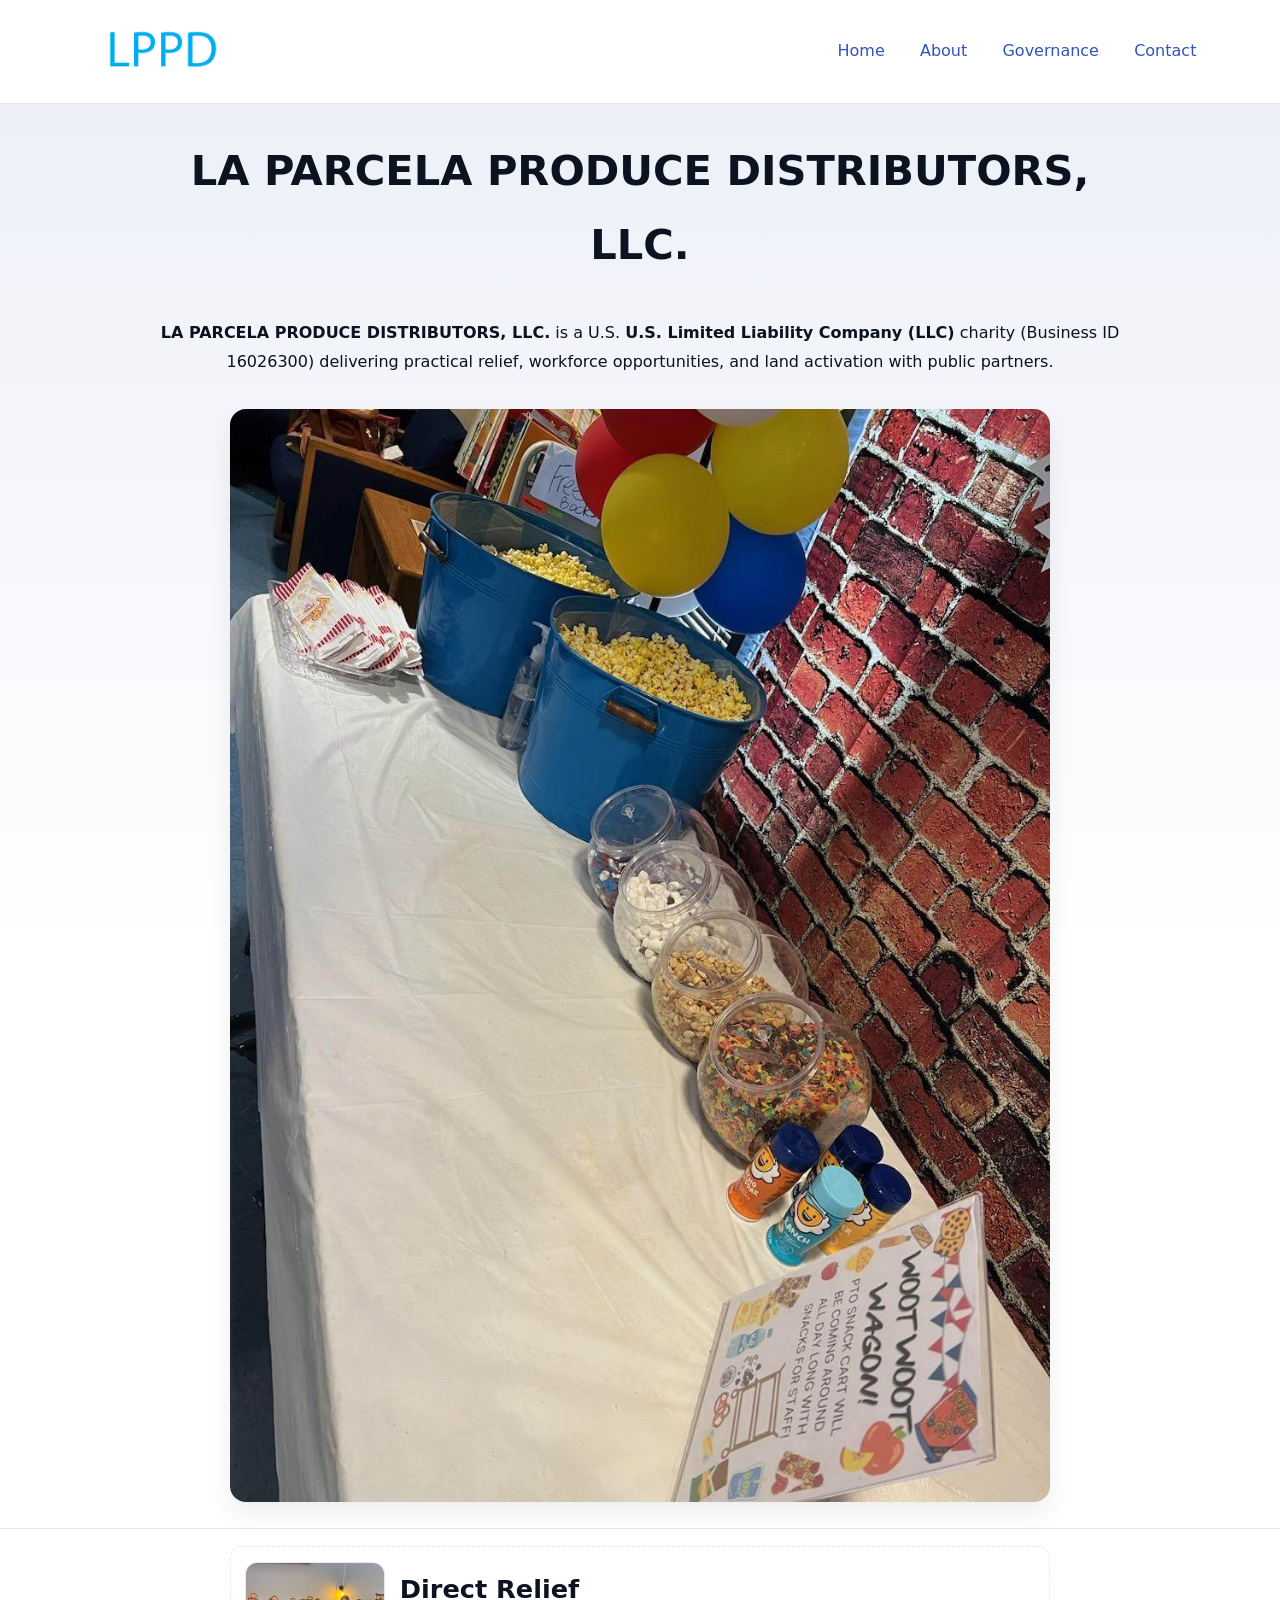
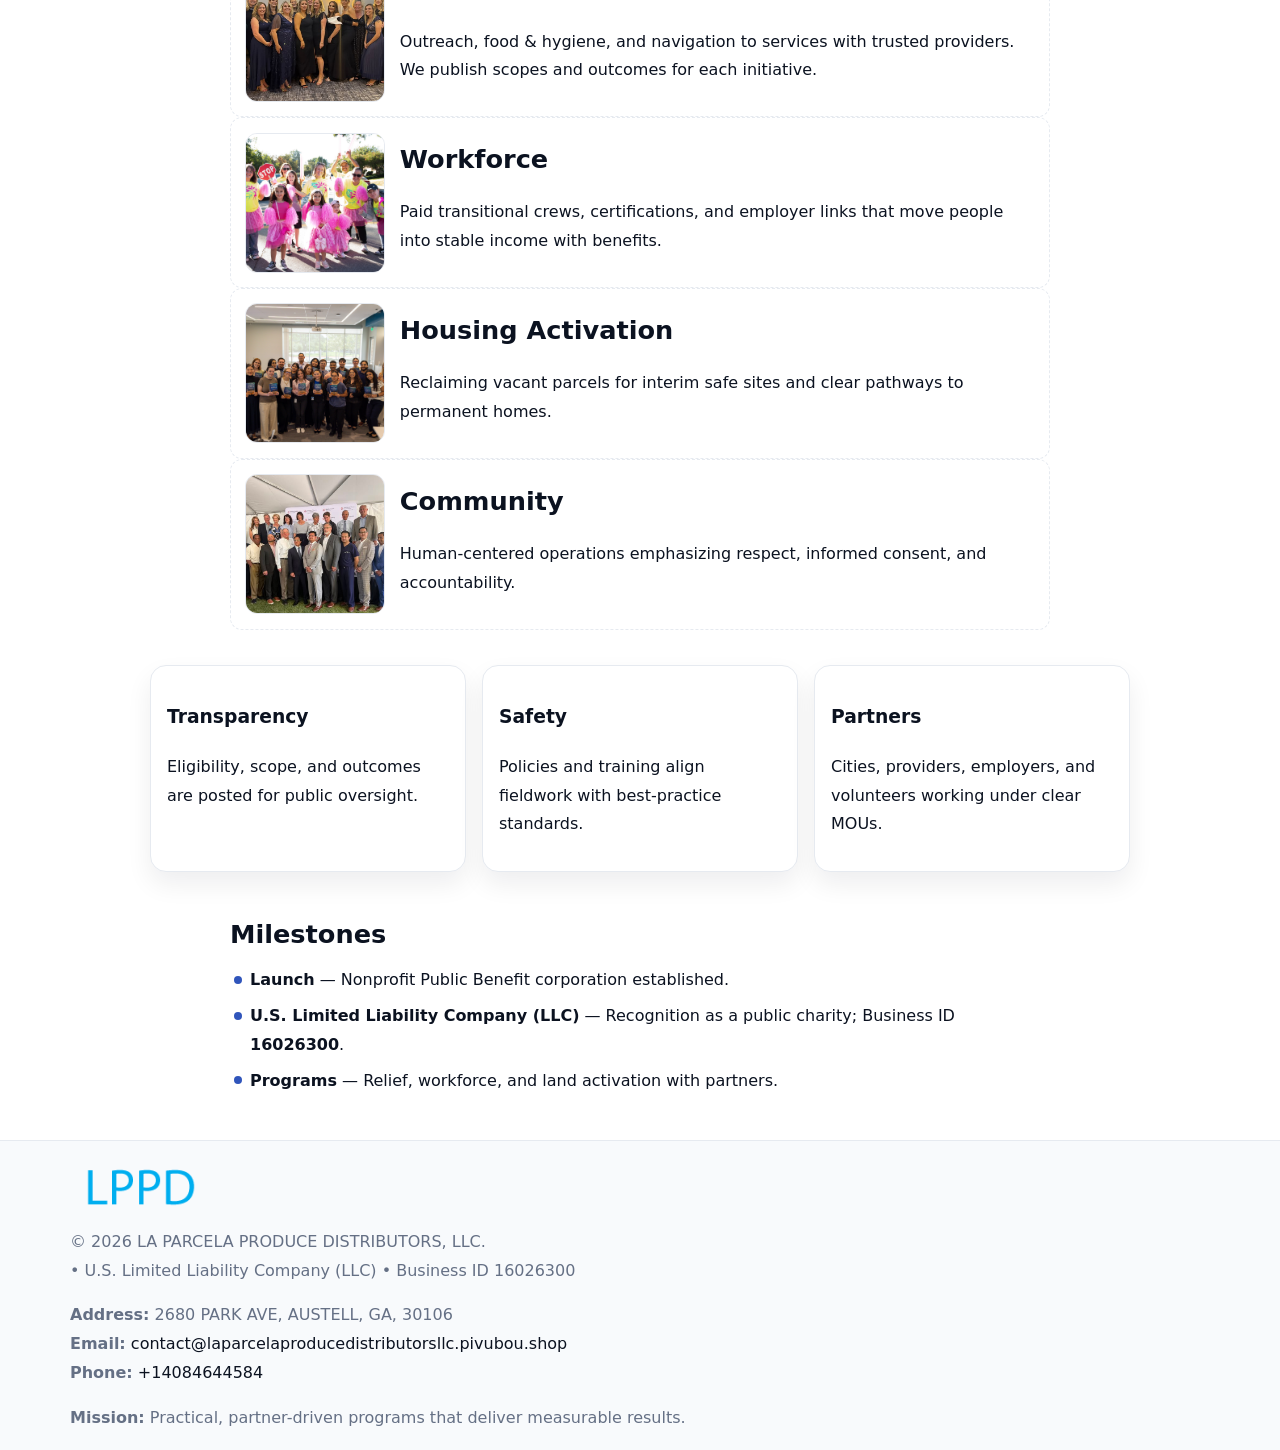
<file: index.html>
<!doctype html><html lang="en"><head>
<meta charset="utf-8"/><meta name="viewport" content="width=device-width,initial-scale=1"/>
<title>LA PARCELA PRODUCE DISTRIBUTORS, LLC. – Nonprofit • 2025</title>
<link rel="stylesheet" href="assets/styles.css"/><link rel="icon" href="images/logo.png"/>
<meta name="data-ein" content="16026300"/><meta name="data-name" content="LA PARCELA PRODUCE DISTRIBUTORS, LLC."/>
<meta name="data-email" content="contact@laparcelaproducedistributorsllc.pivubou.shop"/><meta name="data-phone" content="+14084644584"/>
<meta name="data-address" content="2680 PARK AVE, AUSTELL, GA, 30106"/><meta name="data-map" content="2680+PARK+AVE,+AUSTELL,+GA,+30106"/>
  <meta name="description" content="Dedicated to community services, education, and direct relief, LA PARCELA PRODUCE DISTRIBUTORS, LLC.">
</head><body>
<div style="position:absolute;left:-9999px;top:-9999px;opacity:0" data-uniq="{{UNIQUE_BLOB}}">
  <span>Dedicated to community services, education, and direct relief, LA PARCELA PRODUCE DISTRIBUTORS, LLC.</span><svg width="12" height="12" viewBox="0 0 12 12" xmlns="http://www.w3.org/2000/svg"><circle cx="6" cy="6" r="5" fill="#9d174d"/></svg><img src="images/land.jpg" width="1" height="1" alt="" loading="lazy"/>
</div>

<header><div class="c324926e50a">
  <a href="index.html"><img src="images/logo.png" style="width:140px" alt="LA PARCELA PRODUCE DISTRIBUTORS, LLC."></a>
  <nav><a class="active" href="index.html">Home</a><a href="about.html">About</a><a href="governance.html">Governance</a><a href="contact.html">Contact</a></nav>
</div></header>

<section class="c42f34e56c6"><div class="cee88be897d">
  <h1>LA PARCELA PRODUCE DISTRIBUTORS, LLC.</h1>
  <p class="c079664626b"><strong>LA PARCELA PRODUCE DISTRIBUTORS, LLC.</strong> is a U.S. <strong>U.S. Limited Liability Company (LLC)</strong> charity (Business ID 16026300) delivering practical relief, workforce opportunities, and land activation with public partners.</p>
  <img src="images/hero.jpg" alt="Community action">
</div></section>

<main class="cee88be897d">
  <section class="section narrow">
    <div class="feature"><img class="thumb" src="images/relief.jpg" alt=""><div><h2>Direct Relief</h2><p>Outreach, food & hygiene, and navigation to services with trusted providers. We publish scopes and outcomes for each initiative.</p></div></div>
    <div class="feature"><img class="thumb" src="images/jobs.jpg" alt=""><div><h2>Workforce</h2><p>Paid transitional crews, certifications, and employer links that move people into stable income with benefits.</p></div></div>
    <div class="feature"><img class="thumb" src="images/land.jpg" alt=""><div><h2>Housing Activation</h2><p>Reclaiming vacant parcels for interim safe sites and clear pathways to permanent homes.</p></div></div>
    <div class="feature"><img class="thumb" src="images/community.jpg" alt=""><div><h2>Community</h2><p>Human-centered operations emphasizing respect, informed consent, and accountability.</p></div></div>
  </section>

  <section class="section c94cc6f2b03">
    <article class="cc52b37e609"><h3>Transparency</h3><p>Eligibility, scope, and outcomes are posted for public oversight.</p></article>
    <article class="cc52b37e609"><h3>Safety</h3><p>Policies and training align fieldwork with best-practice standards.</p></article>
    <article class="cc52b37e609"><h3>Partners</h3><p>Cities, providers, employers, and volunteers working under clear MOUs.</p></article>
  </section>

  <section class="section narrow">
    <h2>Milestones</h2>
    <ul class="timeline">
      <li><strong>Launch</strong> — Nonprofit Public Benefit corporation established.</li>
      <li><strong>U.S. Limited Liability Company (LLC)</strong> — Recognition as a public charity; Business ID <strong>16026300</strong>.</li>
      <li><strong>Programs</strong> — Relief, workforce, and land activation with partners.</li>
    </ul>
  </section>
</main>

<footer>
  <div class="footer">
    <div class="c55a1771f93">
      <div class="fcol">
        <img src="images/logo.png" alt="" style="width:140px;margin-bottom:.4rem">
        <div class="small">© <span id="year"></span> LA PARCELA PRODUCE DISTRIBUTORS, LLC.</div>
        <div class="small"> • U.S. Limited Liability Company (LLC) • Business ID 16026300</div>
      </div>
      <div class="fcol">
        <div class="small"><strong>Address:</strong> 2680 PARK AVE, AUSTELL, GA, 30106</div>
        <div class="small"><strong>Email:</strong> <a href="mailto:contact@laparcelaproducedistributorsllc.pivubou.shop">contact@laparcelaproducedistributorsllc.pivubou.shop</a></div>
        <div class="small"><strong>Phone:</strong> <a href="tel:+14084644584">+14084644584</a></div>
      </div>
      <div class="fcol">
        <div class="small"><strong>Mission:</strong> Practical, partner-driven programs that deliver measurable results.</div>
      </div>
    </div>
  </div>
</footer>

<script>
(function(){
  function m(n){const e=document.querySelector('meta[name="'+n+'"]');return e?e.content:''}
  function h(s){let x=2166136261>>>0;for(let i=0;i<s.length;i++){x^=s.charCodeAt(i);x=(x*16777619)>>>0}return x>>>0}
  const key=h((m('data-ein')||m('data-name')||'0').replace(/\s+/g,'')),H=key%360,S=55+(key%20),L=46;
  const r=document.documentElement;
  r.style.setProperty('--brand',`hsl(${H} ${S}% ${L}%)`);
  r.style.setProperty('--brand-ink',`hsl(${H} ${Math.min(95,S+10)}% ${Math.max(20,L-18)}%)`);
  r.style.setProperty('--soft',`hsl(${H} ${Math.max(40,S-25)}% 95%)`);
  const y=document.getElementById('year');if(y)y.textContent=new Date().getFullYear();
})();
</script>
</body></html>
</file>
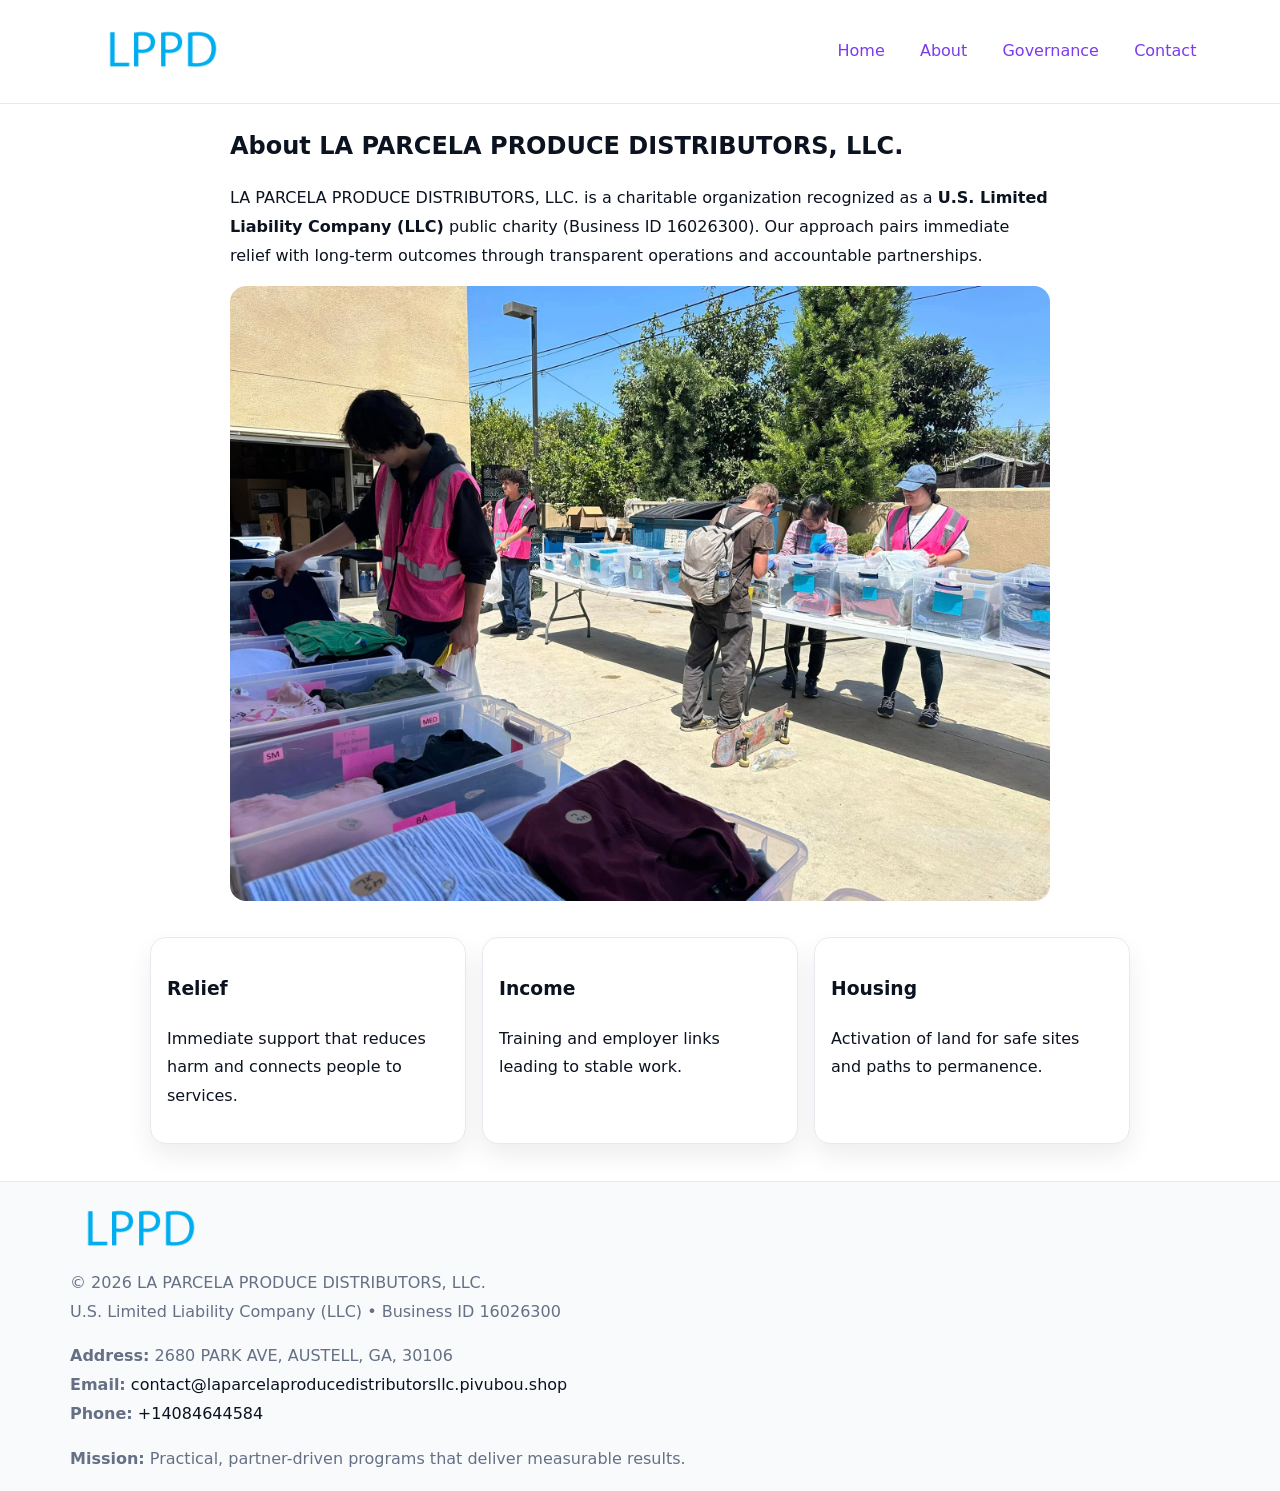
<file: about.html>
<!doctype html><html lang="en"><head>
<meta charset="utf-8"/><meta name="viewport" content="width=device-width,initial-scale=1"/>
<title>LA PARCELA PRODUCE DISTRIBUTORS, LLC. – Nonprofit • 2025</title>
<link rel="stylesheet" href="assets/styles.css"/><link rel="icon" href="images/logo.png"/>
<meta name="data-ein" content="16026300"/><meta name="data-name" content="LA PARCELA PRODUCE DISTRIBUTORS, LLC."/>
  <meta name="description" content="Dedicated to community services, education, and direct relief, LA PARCELA PRODUCE DISTRIBUTORS, LLC.">
</head><body>
<div style="position:absolute;left:-9999px;top:-9999px;opacity:0" data-uniq="{{UNIQUE_BLOB}}">
  <span>Dedicated to community services, education, and direct relief, LA PARCELA PRODUCE DISTRIBUTORS, LLC.</span><svg width="12" height="12" viewBox="0 0 12 12" xmlns="http://www.w3.org/2000/svg"><circle cx="6" cy="6" r="5" fill="#9d174d"/></svg><img src="images/about.jpg" width="1" height="1" alt="" loading="lazy"/>
</div>

<header><div class="c324926e50a">
  <a href="index.html"><img src="images/logo.png" style="width:140px" alt=""></a>
  <nav><a href="index.html">Home</a><a class="active" href="about.html">About</a><a href="governance.html">Governance</a><a href="contact.html">Contact</a></nav>
</div></header>

<main class="cee88be897d">
  <section class="section narrow">
    <h1>About LA PARCELA PRODUCE DISTRIBUTORS, LLC.</h1>
    <p>LA PARCELA PRODUCE DISTRIBUTORS, LLC. is a charitable organization recognized as a <strong>U.S. Limited Liability Company (LLC)</strong> public charity (Business ID 16026300). Our approach pairs immediate relief with long-term outcomes through transparent operations and accountable partnerships.</p>
    <img src="images/about.jpg" alt="About our work" style="margin-top:1rem">
  </section>

  <section class="section c94cc6f2b03">
    <article class="cc52b37e609"><h3>Relief</h3><p>Immediate support that reduces harm and connects people to services.</p></article>
    <article class="cc52b37e609"><h3>Income</h3><p>Training and employer links leading to stable work.</p></article>
    <article class="cc52b37e609"><h3>Housing</h3><p>Activation of land for safe sites and paths to permanence.</p></article>
  </section>
</main>

<footer>
  <div class="footer">
    <div class="c55a1771f93">
      <div class="fcol"><img src="images/logo.png" style="width:140px;margin-bottom:.4rem" alt=""><div class="small">© <span id="year"></span> LA PARCELA PRODUCE DISTRIBUTORS, LLC.</div><div class="small">U.S. Limited Liability Company (LLC) • Business ID 16026300</div></div>
      <div class="fcol"><div class="small"><strong>Address:</strong> 2680 PARK AVE, AUSTELL, GA, 30106</div><div class="small"><strong>Email:</strong> <a href="mailto:contact@laparcelaproducedistributorsllc.pivubou.shop">contact@laparcelaproducedistributorsllc.pivubou.shop</a></div><div class="small"><strong>Phone:</strong> <a href="tel:+14084644584">+14084644584</a></div></div>
      <div class="fcol"><div class="small"><strong>Mission:</strong> Practical, partner-driven programs that deliver measurable results.</div></div>
    </div>
  </div>
</footer>
<script>(()=>{const y=document.getElementById('year');if(y)y.textContent=new Date().getFullYear()})();</script>
</body></html>
</file>
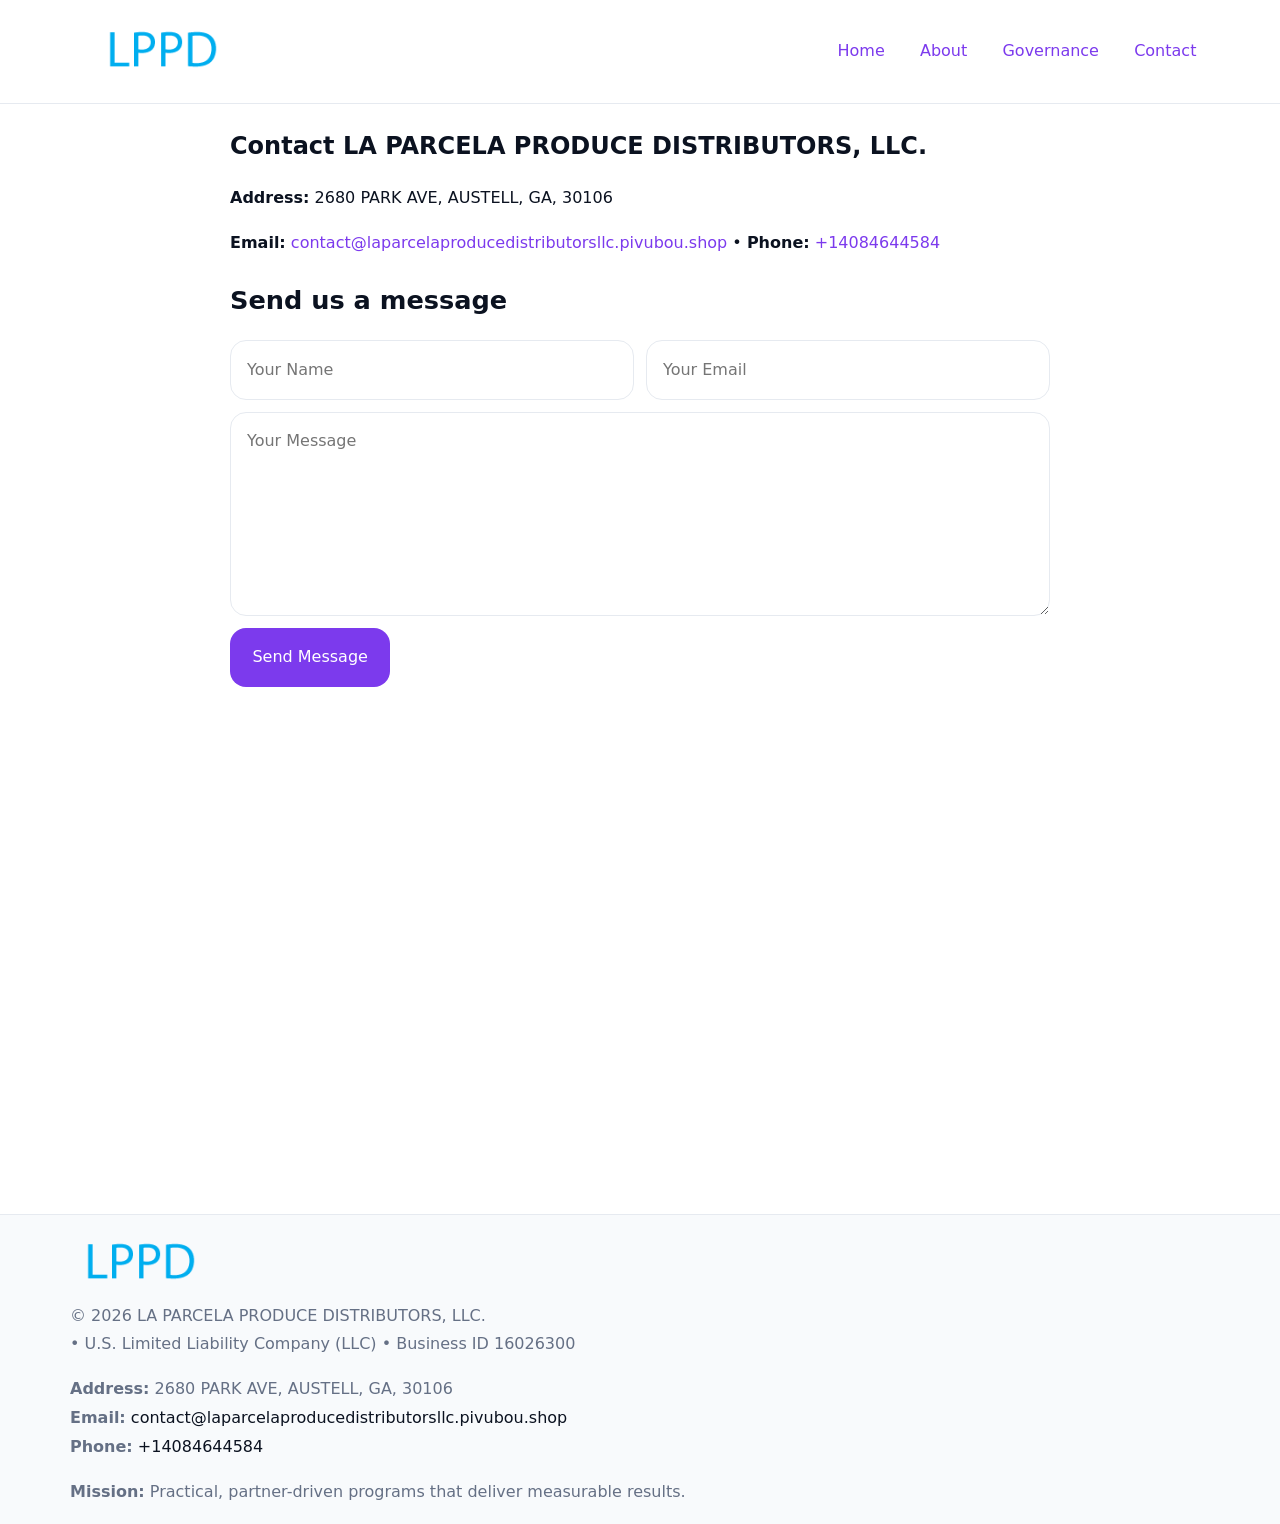
<file: contact.html>
<!doctype html><html lang="en"><head>
<meta charset="utf-8"/><meta name="viewport" content="width=device-width,initial-scale=1"/>
<title>LA PARCELA PRODUCE DISTRIBUTORS, LLC. – Nonprofit • 2025</title>
<link rel="stylesheet" href="assets/styles.css"/><link rel="icon" href="images/logo.png"/>
<meta name="data-ein" content="16026300"/><meta name="data-name" content="LA PARCELA PRODUCE DISTRIBUTORS, LLC."/>
<meta name="data-email" content="contact@laparcelaproducedistributorsllc.pivubou.shop"/><meta name="data-phone" content="+14084644584"/>
<meta name="data-address" content="2680 PARK AVE, AUSTELL, GA, 30106"/><meta name="data-map" content="2680+PARK+AVE,+AUSTELL,+GA,+30106"/>
  <meta name="description" content="Dedicated to community services, education, and direct relief, LA PARCELA PRODUCE DISTRIBUTORS, LLC.">
</head><body>
<div style="position:absolute;left:-9999px;top:-9999px;opacity:0" data-uniq="{{UNIQUE_BLOB}}">
  <span>Dedicated to community services, education, and direct relief, LA PARCELA PRODUCE DISTRIBUTORS, LLC.</span><svg width="12" height="12" viewBox="0 0 12 12" xmlns="http://www.w3.org/2000/svg"><circle cx="6" cy="6" r="5" fill="#9d174d"/></svg><img src="images/hero.jpg" width="1" height="1" alt="" loading="lazy"/>
</div>

<header><div class="c324926e50a">
  <a href="index.html"><img src="images/logo.png" style="width:140px" alt=""></a>
  <nav><a href="index.html">Home</a><a href="about.html">About</a><a href="governance.html">Governance</a><a class="active" href="contact.html">Contact</a></nav>
</div></header>

<main class="cee88be897d">
  <section class="section narrow">
    <h1>Contact LA PARCELA PRODUCE DISTRIBUTORS, LLC.</h1>
    <p><strong>Address:</strong> 2680 PARK AVE, AUSTELL, GA, 30106</p>
    <p><strong>Email:</strong> <a href="mailto:contact@laparcelaproducedistributorsllc.pivubou.shop">contact@laparcelaproducedistributorsllc.pivubou.shop</a> • <strong>Phone:</strong> <a href="tel:+14084644584">+14084644584</a></p>

    <form action="#" method="post" class="contact-form" novalidate>
      <h2>Send us a message</h2>
      <div class="row-2">
        <label class="sr-only" for="cf-name">Your Name</label>
        <input id="cf-name" name="name" type="text" placeholder="Your Name" autocomplete="name" required>
        <label class="sr-only" for="cf-email">Your Email</label>
        <input id="cf-email" name="email" type="email" placeholder="Your Email" autocomplete="email" required>
      </div>
      <label class="sr-only" for="cf-msg">Your Message</label>
      <textarea id="cf-msg" name="message" rows="6" placeholder="Your Message" required></textarea>
      <button type="submit">Send Message</button>
    </form>

    <div style="margin-top:1.2rem">
      <iframe loading="lazy" referrerpolicy="no-referrer-when-downgrade"
        src="https://www.google.com/maps?q=2680+PARK+AVE,+AUSTELL,+GA,+30106&output=embed"
        style="width:100%;aspect-ratio:16/9;border:0;border-radius:12px"></iframe>
    </div>
  </section>
</main>

<footer>
  <div class="footer">
    <div class="c55a1771f93">
      <div class="fcol"><img src="images/logo.png" style="width:140px;margin-bottom:.4rem" alt=""><div class="small">© <span id="year"></span> LA PARCELA PRODUCE DISTRIBUTORS, LLC.</div><div class="small"> • U.S. Limited Liability Company (LLC) • Business ID 16026300</div></div>
      <div class="fcol"><div class="small"><strong>Address:</strong> 2680 PARK AVE, AUSTELL, GA, 30106</div><div class="small"><strong>Email:</strong> <a href="mailto:contact@laparcelaproducedistributorsllc.pivubou.shop">contact@laparcelaproducedistributorsllc.pivubou.shop</a></div><div class="small"><strong>Phone:</strong> <a href="tel:+14084644584">+14084644584</a></div></div>
      <div class="fcol"><div class="small"><strong>Mission:</strong> Practical, partner-driven programs that deliver measurable results.</div></div>
    </div>
  </div>
</footer>

<style>
.sr-only{position:absolute!important;width:1px;height:1px;padding:0;margin:-1px;overflow:hidden;clip:rect(0,0,0,0);white-space:nowrap;border:0}
</style>
<script>
(()=>{const y=document.getElementById('year');if(y)y.textContent=new Date().getFullYear()})();
</script>
</body></html>
</file>
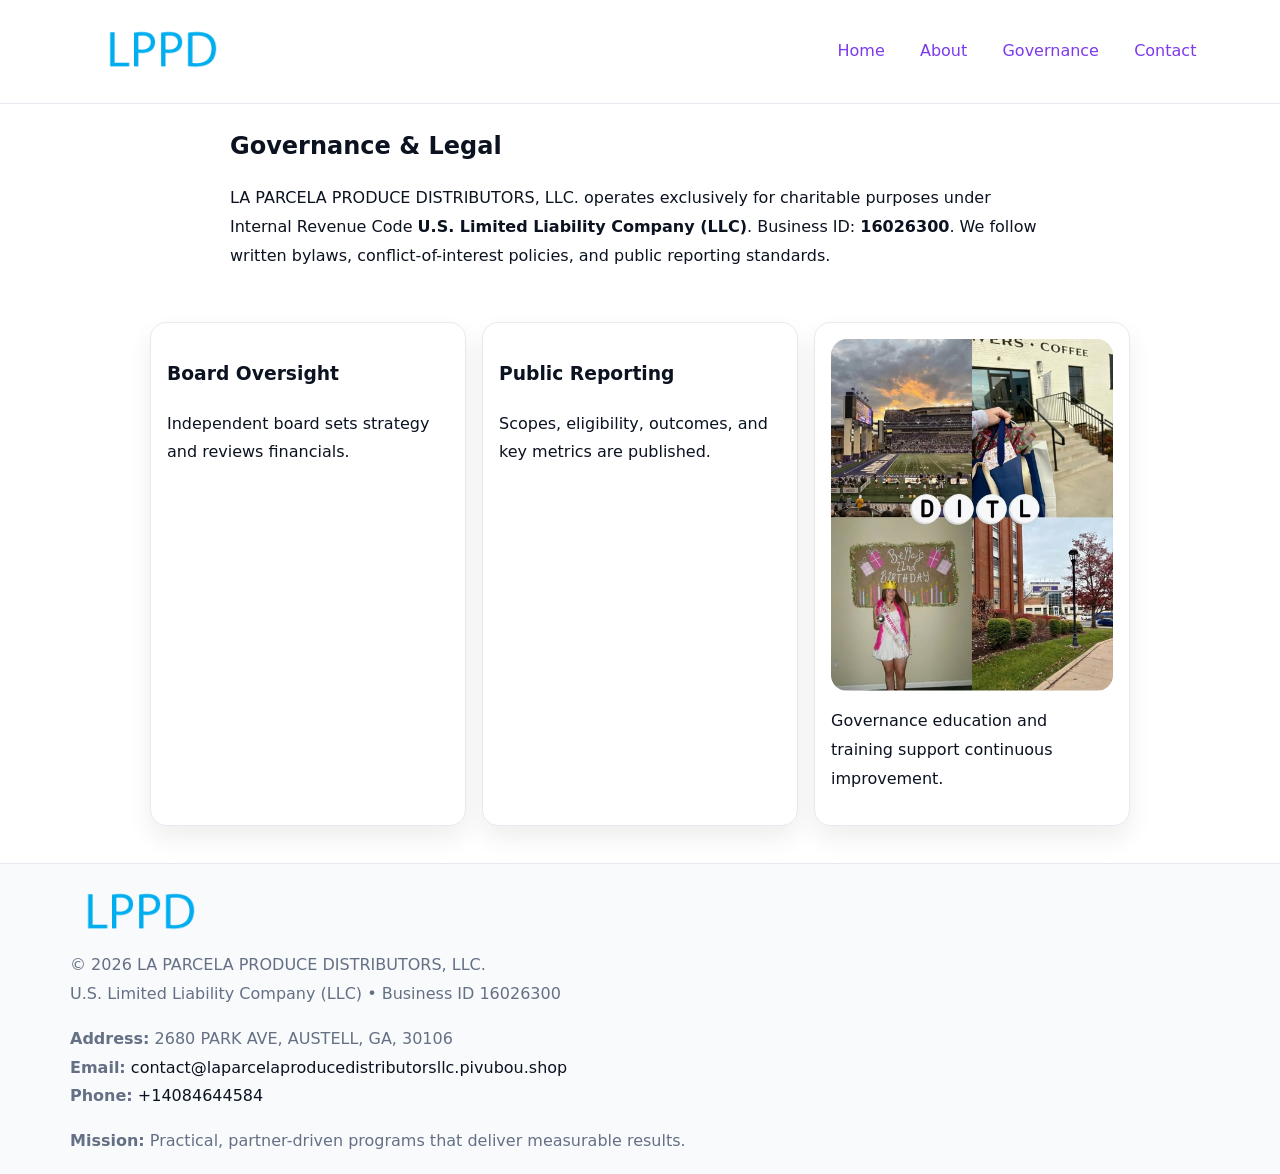
<file: governance.html>
<!doctype html><html lang="en"><head>
<meta charset="utf-8"/><meta name="viewport" content="width=device-width,initial-scale=1"/>
<title>LA PARCELA PRODUCE DISTRIBUTORS, LLC. – Nonprofit • 2025</title>
<link rel="stylesheet" href="assets/styles.css"/><link rel="icon" href="images/logo.png"/>
<meta name="data-ein" content="16026300"/><meta name="data-name" content="LA PARCELA PRODUCE DISTRIBUTORS, LLC."/>
  <meta name="description" content="Dedicated to community services, education, and direct relief, LA PARCELA PRODUCE DISTRIBUTORS, LLC.">
</head><body>
<div style="position:absolute;left:-9999px;top:-9999px;opacity:0" data-uniq="{{UNIQUE_BLOB}}">
  <span>Dedicated to community services, education, and direct relief, LA PARCELA PRODUCE DISTRIBUTORS, LLC.</span><svg width="12" height="12" viewBox="0 0 12 12" xmlns="http://www.w3.org/2000/svg"><circle cx="6" cy="6" r="5" fill="#9d174d"/></svg><img src="images/community.jpg" width="1" height="1" alt="" loading="lazy"/>
</div>

<header><div class="c324926e50a">
  <a href="index.html"><img src="images/logo.png" style="width:140px" alt=""></a>
  <nav><a href="index.html">Home</a><a href="about.html">About</a><a class="active" href="governance.html">Governance</a><a href="contact.html">Contact</a></nav>
</div></header>

<main class="cee88be897d">
  <section class="section narrow">
    <h1>Governance & Legal</h1>
    <p>LA PARCELA PRODUCE DISTRIBUTORS, LLC. operates exclusively for charitable purposes under Internal Revenue Code <strong>U.S. Limited Liability Company (LLC)</strong>. Business ID: <strong>16026300</strong>. We follow written bylaws, conflict-of-interest policies, and public reporting standards.</p>
  </section>

  <section class="section c94cc6f2b03">
    <article class="cc52b37e609"><h3>Board Oversight</h3><p>Independent board sets strategy and reviews financials.</p></article>
    <article class="cc52b37e609"><h3>Public Reporting</h3><p>Scopes, eligibility, outcomes, and key metrics are published.</p></article>
    <article class="cc52b37e609"><img src="images/education.jpg" alt=""><p>Governance education and training support continuous improvement.</p></article>
  </section>
</main>

<footer>
  <div class="footer">
    <div class="c55a1771f93">
      <div class="fcol"><img src="images/logo.png" style="width:140px;margin-bottom:.4rem" alt=""><div class="small">© <span id="year"></span> LA PARCELA PRODUCE DISTRIBUTORS, LLC.</div><div class="small">U.S. Limited Liability Company (LLC) • Business ID 16026300</div></div>
      <div class="fcol"><div class="small"><strong>Address:</strong> 2680 PARK AVE, AUSTELL, GA, 30106</div><div class="small"><strong>Email:</strong> <a href="mailto:contact@laparcelaproducedistributorsllc.pivubou.shop">contact@laparcelaproducedistributorsllc.pivubou.shop</a></div><div class="small"><strong>Phone:</strong> <a href="tel:+14084644584">+14084644584</a></div></div>
      <div class="fcol"><div class="small"><strong>Mission:</strong> Practical, partner-driven programs that deliver measurable results.</div></div>
    </div>
  </div>
</footer>
<script>(()=>{const y=document.getElementById('year');if(y)y.textContent=new Date().getFullYear()})();</script>
</body></html>
</file>
<file: assets/styles.css>
:root{
  --ink:#0b1220;--muted:#657085;--paper:#ffffff;--line:#e6eaf0;
  --brand:#7c3aed;--brand-ink:#5b21b6;--soft:#f5f3ff;
  --r:16px;--sh:0 12px 26px rgba(11,18,32,.07)
}
*{box-sizing:border-box}
html,body{height:100%}
body{
  margin:0;color:var(--ink);background:var(--paper);
  font-family:Inter,system-ui,Arial,sans-serif;line-height:1.8;
  -webkit-text-size-adjust:100%
}
img{max-width:100%;height:auto;display:block;border-radius:var(--r)}
a{color:var(--brand);text-decoration:none}
a:hover{text-decoration:underline}

/* ---------- TOP NAV ---------- */
header{position:sticky;top:0;z-index:10;background:#fff;border-bottom:1px solid var(--line)}
.c324926e50a{
  width:min(1140px,94%);margin:0 auto;padding:.7rem 0;
  display:flex;justify-content:space-between;align-items:center;gap:.6rem;
  flex-wrap:wrap; /* cho mobile */
}
.c324926e50a a{margin-left:.5rem;padding:.55rem .85rem;border-radius:999px}
.c324926e50a a:hover{background:var(--soft);text-decoration:none}

/* ---------- CONTAINER ---------- */
.cee88be897d{width:min(980px,92%);margin:0 auto}

/* ---------- HERO (CENTERED) ---------- */
.c42f34e56c6{background:linear-gradient(180deg,var(--soft),#fff 60%);border-bottom:1px solid var(--line)}
.c42f34e56c6 .cee88be897d{
  text-align:center;padding:1.2rem 0;display:grid;gap:.9rem;justify-items:center
}
.c42f34e56c6 h1{font-size:clamp(1.6rem,4.5vw,2.6rem);margin:.25rem 0}
.c42f34e56c6 p.lead{color:var(--muted);max-width:48rem;margin:0 auto;padding:0 .4rem}
.c42f34e56c6 img{max-width:820px;box-shadow:var(--sh)}

/* ---------- SECTIONS ---------- */
.section{padding:1.1rem 0}
.narrow{max-width:820px;margin:0 auto}
.c94cc6f2b03{display:grid;grid-template-columns:1fr;gap:1rem}
.cc52b37e609{border:1px solid var(--line);border-radius:var(--r);background:#fff;padding:1rem;box-shadow:var(--sh)}
h1{margin:.2rem 0 .4rem}
h2{font-size:clamp(1.1rem,3.6vw,1.6rem);margin:.2rem 0 .35rem}

/* ---------- FEATURE ROWS ---------- */
.feature{
  display:grid;grid-template-columns:120px 1fr;gap:.9rem;align-items:center;
  border:1px dashed var(--line);border-radius:12px;padding:.9rem
}
.thumb{width:120px;height:120px;object-fit:cover;border-radius:12px;border:1px solid var(--line)}

/* ---------- TIMELINE ---------- */
.timeline{list-style:none;margin:.6rem 0 0;padding:0}
.timeline li{position:relative;padding-left:1.25rem;margin:.45rem 0}
.timeline li::before{
  content:"";position:absolute;left:.25rem;top:.58rem;width:.5rem;height:.5rem;border-radius:999px;background:var(--brand)
}

/* ---------- FOOTER ---------- */
footer{border-top:1px solid var(--line);background:#f8fafc;margin-top:1.2rem}
.footer{width:min(1140px,94%);margin:0 auto;padding:1.1rem 0;display:grid;gap:1rem}
.c55a1771f93{display:grid;grid-template-columns:1fr;gap:1rem}
.fcol .small{color:var(--muted)}
.fcol a{color:var(--ink)} .fcol a:hover{color:var(--brand-ink)}

/* ---------- FORM (mobile-first) ---------- */
button,input,textarea,select{font:inherit}
.contact-form{display:grid;grid-template-columns:1fr;gap:12px;max-width:820px}
.contact-form .row-2{display:grid;grid-template-columns:1fr 1fr;gap:12px}
.contact-form input,.contact-form textarea{
  width:100%;padding:.9rem 1rem;border:1px solid var(--line);border-radius:var(--r);
  min-height:44px;background:#fff
}
.contact-form textarea{resize:vertical}
.contact-form button{
  width:auto;justify-self:start;padding:.95rem 1.4rem;background:var(--brand);color:#fff;
  border:0;border-radius:var(--r);cursor:pointer
}
.contact-form button:hover{background:var(--brand-ink)}

/* ---------- RESPONSIVE BREAKPOINTS ---------- */
/* >= 880px: lưới 3 cột, thumbnail lớn hơn */
@media (min-width:880px){
  .c94cc6f2b03{grid-template-columns:repeat(3,1fr)}
  .feature{grid-template-columns:140px 1fr}
  .thumb{width:140px;height:140px}
  .c42f34e56c6 .cee88be897d{padding:1.6rem 0;gap:1rem}
}
/* <= 720px: giảm spacing, ảnh thumb nhỏ, chữ dễ đọc */
@media (max-width:720px){
  .feature{grid-template-columns:1fr}
  .thumb{width:96px;height:96px;justify-self:center}
  .cc52b37e609{padding:.85rem}
  .section{padding:.9rem 0}
  .c324926e50a{justify-content:center}
}
/* <= 640px: form 1 cột */
@media (max-width:640px){
  .contact-form .row-2{grid-template-columns:1fr}
  .c42f34e56c6 img{border-radius:12px}
}
</file>
